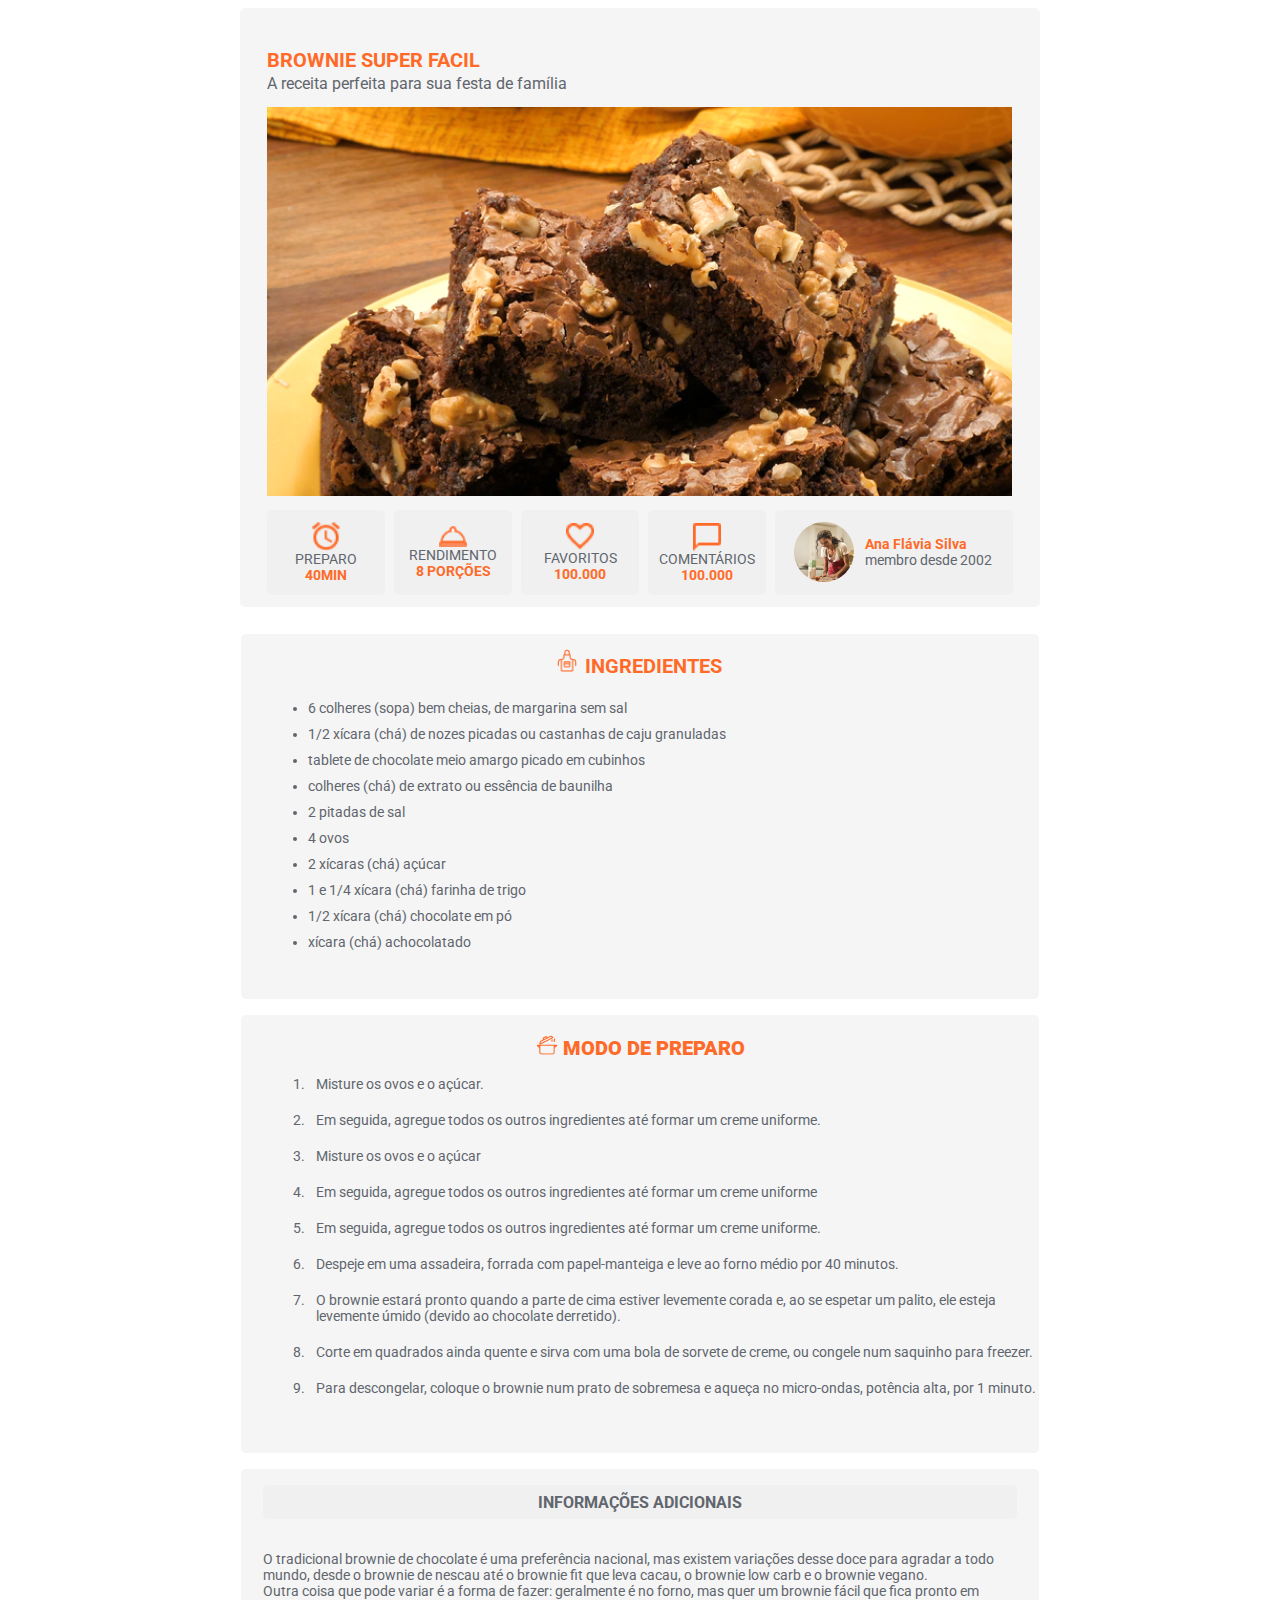
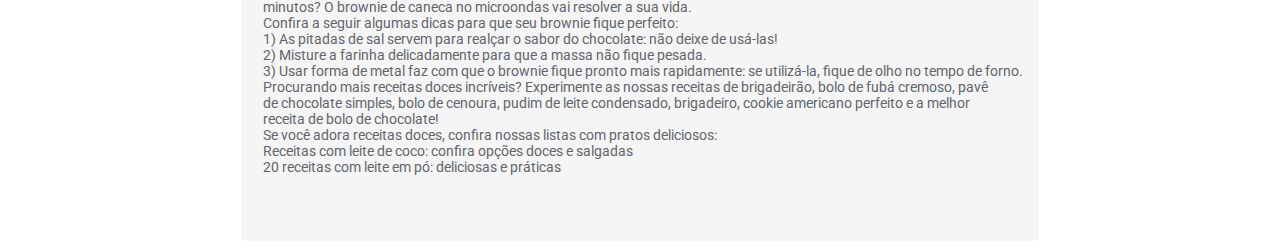
<file: Aula-3-Receita/index.html>
<!DOCTYPE html>
<head>

<link rel="preconnect" href="https://fonts.googleapis.com">
<link rel="preconnect" href="https://fonts.gstatic.com" crossorigin>
<link href="https://fonts.googleapis.com/css2?family=Roboto:wght@400;700&display=swap" rel="stylesheet">

<meta charset="utf-8">
<link rel="stylesheet" type="text/css" href="style.css" />

<title>BROWNIE SUPER FÁCIL</title>

</head>

<body>
    
<div class="box">

    <h1 class="title">brownie super facil</h1>
    <h2 class="sub-title">A receita perfeita para sua festa de família</h2>    
    <img class='main-img' src="IMG/Foto-Brownie.png">

<div class="info-wrapper">

    <div class="info-box">
        <img src="IMG/alarm.png" class="icon">
            <span class="info-text">PREPARO </span> <b class="sub-text">40MIN</b> </div>  
 
    <div class="info-box">
        <img src="IMG/room_service.png" class="icon">
            <span class="info-text">RENDIMENTO</span> <b class="sub-text">8 PORÇÕES</b> </div>


    <div class="info-box" >
        <img src="IMG/favorite_border.png" class="icon">
            <span class="info-text">FAVORITOS</span> <b class="sub-text">100.000 </b>  </div>

    <div class="info-box" >
        <img src="IMG/chat_bubble_outline.png" class="icon"> 
            <span class="info-text">COMENTÁRIOS</span> <b class="sub-text">100.000</b> </div>

                    <div class="info-box1-2">

                <img src="IMG/Foto.png" class="icon1-2">
                
                    <p class="membership">Ana Flávia Silva </p> 
                    <p>membro desde 2002</b>
                   
                </div> 
                    
 </div>
</div>

      <div class="box2"> 
          <div class="info-box2">           
       
<img src="IMG/Avental.png" class="icon2"><strong class="sub-text2">INGREDIENTES</strong> </div>
     
        <ul class="table1">
            <li class="info-table1">6 colheres (sopa) bem cheias, de margarina sem sal</li>
                <li class="info-table1">1/2 xícara (chá) de nozes picadas ou castanhas de caju granuladas</li>
                    <li class="info-table1">tablete de chocolate meio amargo picado em cubinhos</li>
                         <li class="info-table1">colheres (chá) de extrato ou essência de baunilha</li>
                             <li class="info-table1">2 pitadas de sal</li>
                                  <li class="info-table1">4 ovos</li>
                                    <li class="info-table1">2 xícaras (chá) açúcar</li>
                                         <li class="info-table1">1 e 1/4 xícara (chá) farinha de trigo</li>
                                             <li class="info-table1">1/2 xícara (chá) chocolate em pó</li>
                                                <li class="info-table1">xícara (chá) achocolatado</li>
    </ul>
</div>
    
<div class="box3">

<div class="info-box3">

<img src="IMG/Panela.png"> <strong >MODO DE PREPARO</strong> </div>

    <ol class="table2">
         <li  class="info-table2">Misture os ovos e o açúcar.</li>
            <li class="info-table2">Em seguida, agregue todos os outros ingredientes até formar um creme uniforme.</li>
                <li class="info-table2">Misture os ovos e o açúcar</li>
                    <li class="info-table2">Em seguida, agregue todos os outros ingredientes até formar um creme uniforme</li>
                        <li class="info-table2">Em seguida, agregue todos os outros ingredientes até formar um creme uniforme.</li>
                            <li class="info-table2">Despeje em uma assadeira, forrada com papel-manteiga e leve ao forno médio por 40 minutos.</li>
                                <li class="info-table2">O brownie estará pronto quando a parte de cima estiver levemente corada e, ao se espetar um palito, ele esteja
                                    levemente úmido (devido ao chocolate derretido).</li>
                                     <li class="info-table2">Corte em quadrados ainda quente e sirva com uma bola de sorvete de creme, ou congele num saquinho para freezer.</li>
                                        <li class="info-table2">Para descongelar, coloque o brownie num prato de sobremesa e aqueça no micro-ondas, potência alta, por 1 minuto.</li>
     </ol>
        </div>

        <div class="box-more">

        <div class="info-more">
     <h4>INFORMAÇÕES ADICIONAIS</h4>    </div>

     <span class="more-text">
         O tradicional brownie de chocolate é uma preferência nacional, mas existem variações desse doce para agradar a todo <br> mundo, desde o brownie de nescau até o brownie fit que leva cacau, o brownie low carb e o brownie vegano. <br> 
         Outra coisa que pode variar é a forma de fazer: geralmente é no forno, mas quer um brownie fácil que fica pronto em minutos? O brownie de caneca no microondas vai resolver a sua vida.
         <br>
        Confira a seguir algumas dicas para que seu brownie fique perfeito: <br>

        1) As pitadas de sal servem para realçar o sabor do chocolate: não deixe de usá-las! <br>
        2) Misture a farinha delicadamente para que a massa não fique pesada. <br>
        3) Usar forma de metal faz com que o brownie fique pronto mais rapidamente: se utilizá-la, fique de olho no tempo de forno. <br>

        Procurando mais receitas doces incríveis? Experimente as nossas receitas de brigadeirão, bolo de fubá cremoso, pavê <br> de chocolate simples, bolo de cenoura, pudim de leite condensado, brigadeiro, cookie americano perfeito e a melhor <br> receita de bolo de chocolate!
       <br> Se você adora receitas doces, confira nossas listas com pratos deliciosos: <br>
        Receitas com leite de coco: confira opções doces e salgadas <br>
        20 receitas com leite em pó: deliciosas e práticas</span>

    </div>

</body>
</file>
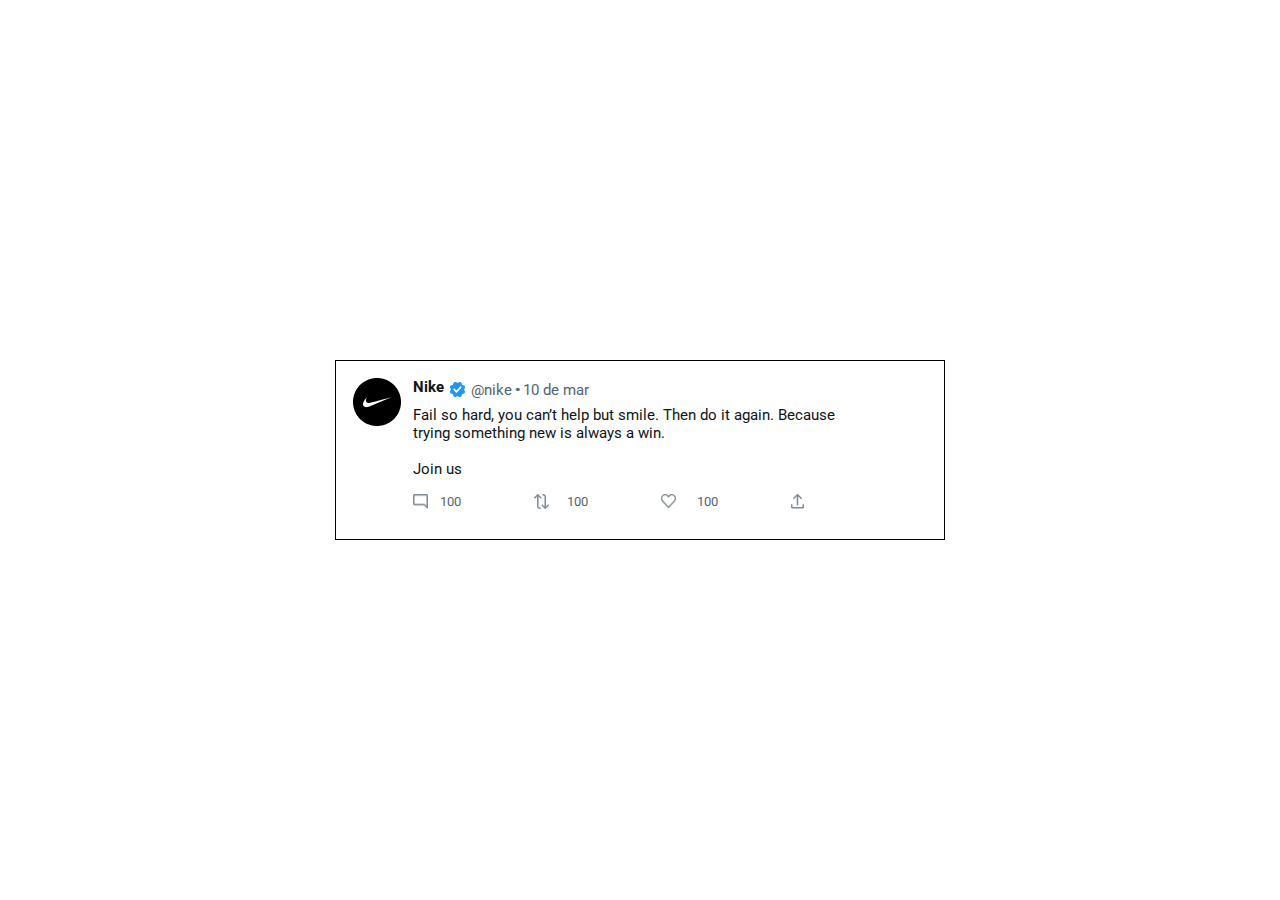
<file: Desafio 7 - Tweet/index.html>
<head>
  <title>Tweet Nike</title>

  <link rel="preconnect" href="https://fonts.googleapis.com" />
  <link rel="preconnect" href="https://fonts.gstatic.com" crossorigin />
  <link
    href="https://fonts.googleapis.com/css2?family=Roboto:wght@400;700&display=swap"
    rel="stylesheet"
  />

  <link rel="stylesheet" href="style.css" />
</head>

<body>
  <div class="content">
    <div class="image">
      <img src="img/Logo-Nike.png" alt="Logo Nike" />
    </div>

    <div>
      <div class="header">
        <h1>nike</h1>

        <img
          src="img/Icone-Verificado.png"
          alt="Pagina Oficial Nike"
          class="verificado"
        />

        <h2>@nike</h2>

        <img src="img/Dot.png" alt="ball" class="ball" />

        <p class="date">10 de mar</p>
      </div>

      <p class="text-cont">
        Fail so hard, you can’t help but smile. Then do it again. Because trying
        something new is always a win. <br />
        <br />
        Join us
      </p>
      <div class="wrapper">
        <div class="box" class="Comentario">
          <img src="img/Comentario.png" alt="Comentarios" />
          <span class="c1">100</span>
        </div>

        <div class="box">
          <img src="img/Retwettar.png" alt="Retwettar" />
          <span class="Ret">100</span>
        </div>

        <div class="box">
          <img src="img/Favoritar.png" alt="Favoritar" />
          <span class="Fav">100</span>
        </div>

        <div class="box" class="Up">
          <img src="img/Compartilhar.png" alt="Compartilhar" />
        </div>
      </div>
    </div>
  </div>
</body>
</file>
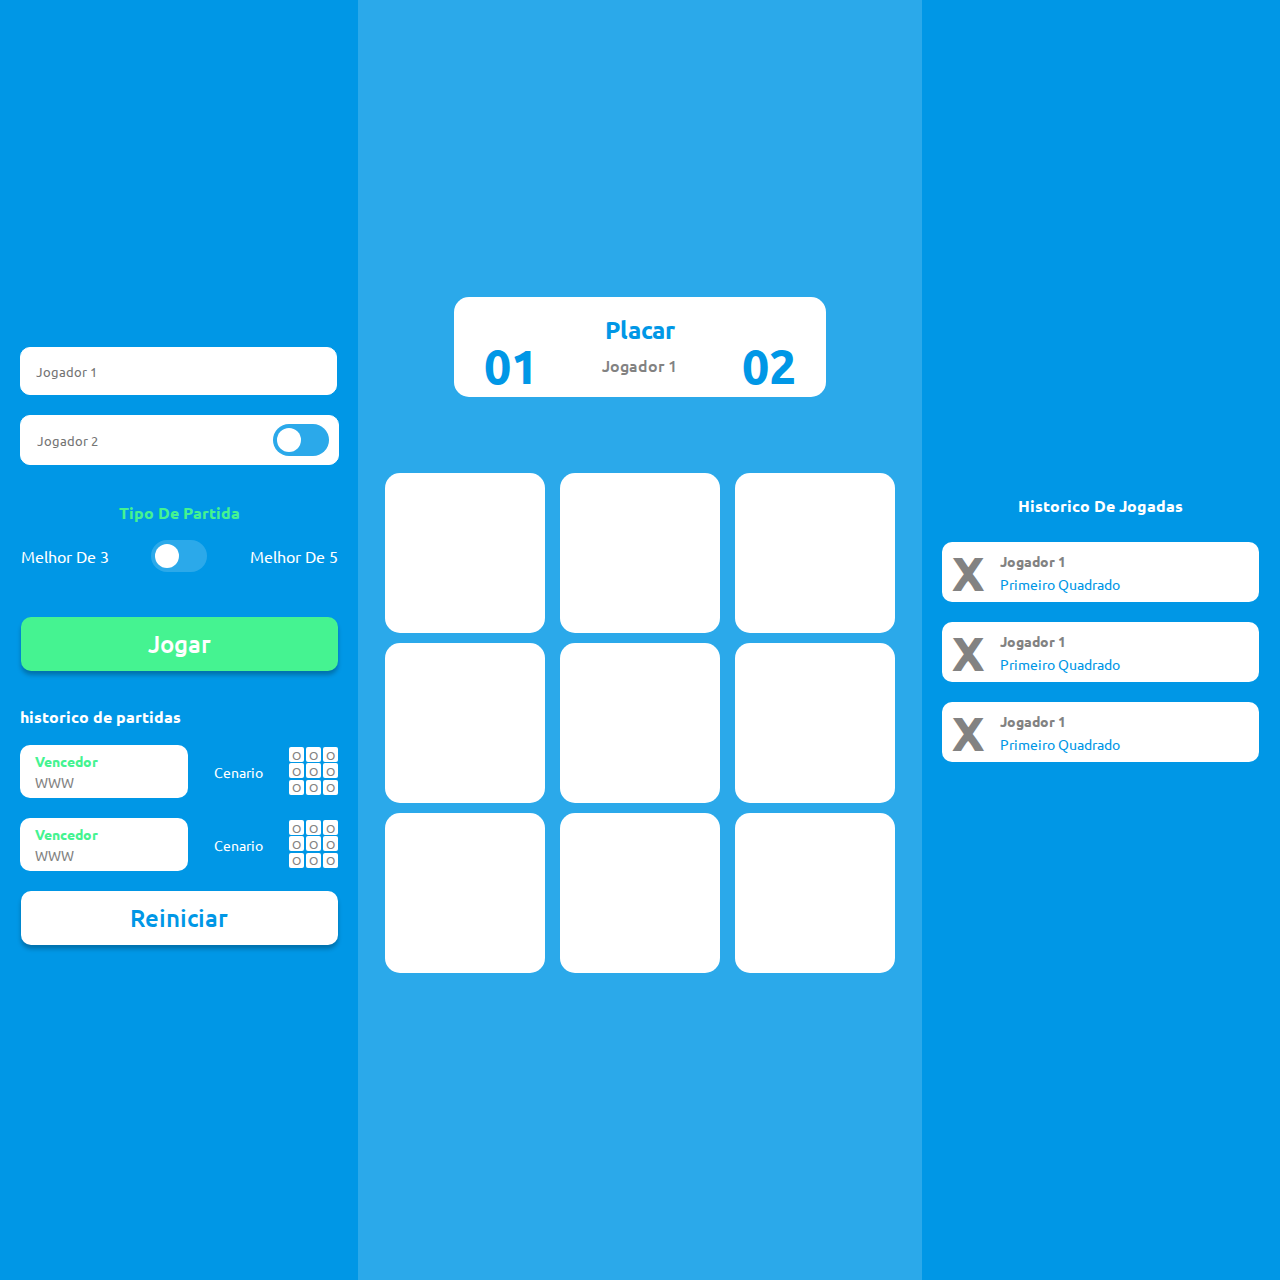
<file: Jogo Da Velha/index.html>
<!DOCTYPE html>
<html lang="pt-BR">
  <head>
    <link rel="preconnect" href="https://fonts.googleapis.com" />
    <link rel="preconnect" href="https://fonts.gstatic.com" crossorigin />
    <link
      href="https://fonts.googleapis.com/css2?family=Ubuntu:wght@400;500;700&display=swap"
      rel="stylesheet"
    />

    <link rel="stylesheet" href="./styles/reset.css" />

    <meta charset="UTF-8" />
    <meta http-equiv="X-UA-Compatible" content="IE=edge" />
    <meta name="viewport" content="width=device-width, initial-scale=1.0" />

    <link rel="stylesheet" href="./styles/styles.css" />

    <title>Jogo Da Velha</title>
  </head>
  <body>
    <section class="container-left">
      <div class="box-center box-center-left">
        <div class="player-box">
          <input class="player-field player-field-1" placeholder="Jogador 1" />
          <div class="player-field-wrapper">
            <input
              class="player-field player-field-2"
              placeholder="Jogador 2"
            />
            <div class="switcher switcher-bot">
              <div class="switcher-ball"></div>
            </div>
          </div>
        </div>
        <h2 class="title title--green title--match">Tipo De Partida</h2>
        <div class="md-box">
          <span class="md-text"> Melhor De 3</span>
          <div class="switcher switcher-bot">
            <div class="switcher-ball"></div>
          </div>
          <span class="md-text"> Melhor De 5</span>
        </div>
        <button class="button button--green button--play">Jogar</button>

        <div class="history-match">
          <h2 class="title title--match-history">historico de partidas</h2>
          <ul class="match-history-list">
            <li class="match-history-item">
              <div class="winner-wrapper">
                <strong class="winner-history-title title--green-small title">
                  Vencedor</strong>
                <span class="winner-history-name">WWW</span>
              </div>
              <span class="scennery-label">Cenario</span>
              <div class="mini-board">
                <span class="mini-board-item">O</span>
                <span class="mini-board-item">O</span>
                <span class="mini-board-item">O</span>
                <span class="mini-board-item">O</span>
                <span class="mini-board-item">O</span>
                <span class="mini-board-item">O</span>
                <span class="mini-board-item">O</span>
                <span class="mini-board-item">O</span>
                <span class="mini-board-item">O</span>
              </div>
            </li>
            <li class="match-history-item">
              <div class="winner-wrapper">
                <strong class="winner-history-title title--green-small title">
                  Vencedor</strong>
                <span class="winner-history-name">WWW</span>
              </div>
              <span class="scennery-label">Cenario</span>
              <div class="mini-board">
                <span class="mini-board-item">O</span>
                <span class="mini-board-item">O</span>
                <span class="mini-board-item">O</span>
                <span class="mini-board-item">O</span>
                <span class="mini-board-item">O</span>
                <span class="mini-board-item">O</span>
                <span class="mini-board-item">O</span>
                <span class="mini-board-item">O</span>
                <span class="mini-board-item">O</span>
              </div>
            </li>
          </ul>
        </div>
        <button class="button button--blue button--play">Reiniciar</button>
      </div>
    </section>
    <section class="container-center">
      <div class="scoreboard-box">
        <h1 class="title title--blue-big title-scoreboard">Placar</h1>
        <div class="score-wrapper">
          <span class="score">01</span>
          <span class="winner-text"> Jogador 1</span>
          <span class="score">02</span>
        </div>
      </div>

      <div class="board">
        <span class="board-item board-item-0"></span>
        <span class="board-item board-item-1"></span>
        <span class="board-item board-item-2"></span>
        <span class="board-item board-item-3"></span>
        <span class="board-item board-item-4"></span>
        <span class="board-item board-item-5"></span>
        <span class="board-item board-item-6"></span>
        <span class="board-item board-item-7"></span>
        <span class="board-item board-item-8"></span>
      </div>
    </section>
    <section class="container-right">
      <h2 class="title history-move-title">Historico De Jogadas</h2>
      <ul class="history-move-list">
        <li class="history-move">
          <span class="history-move-letter">X</span>
          <div class="history-move-text-wrapper">
            <h3 class="history-move-player-name">Jogador 1</h3>
            <span class="history-move-position-text">Primeiro Quadrado</span>
          </div>
        </li>
        <li class="history-move">
          <span class="history-move-letter">X</span>
          <div class="history-move-text-wrapper">
            <h3 class="history-move-player-name">Jogador 1</h3>
            <span class="history-move-position-text">Primeiro Quadrado</span>
          </div>
        </li>
        <li class="history-move">
          <span class="history-move-letter">X</span>
          <div class="history-move-text-wrapper">
            <h3 class="history-move-player-name">Jogador 1</h3>
            <span class="history-move-position-text">Primeiro Quadrado</span>
          </div>
        </li>
      </ul>
    </section>
  </body>

  <script src="./script/index.js"></script>
</html>
</file>
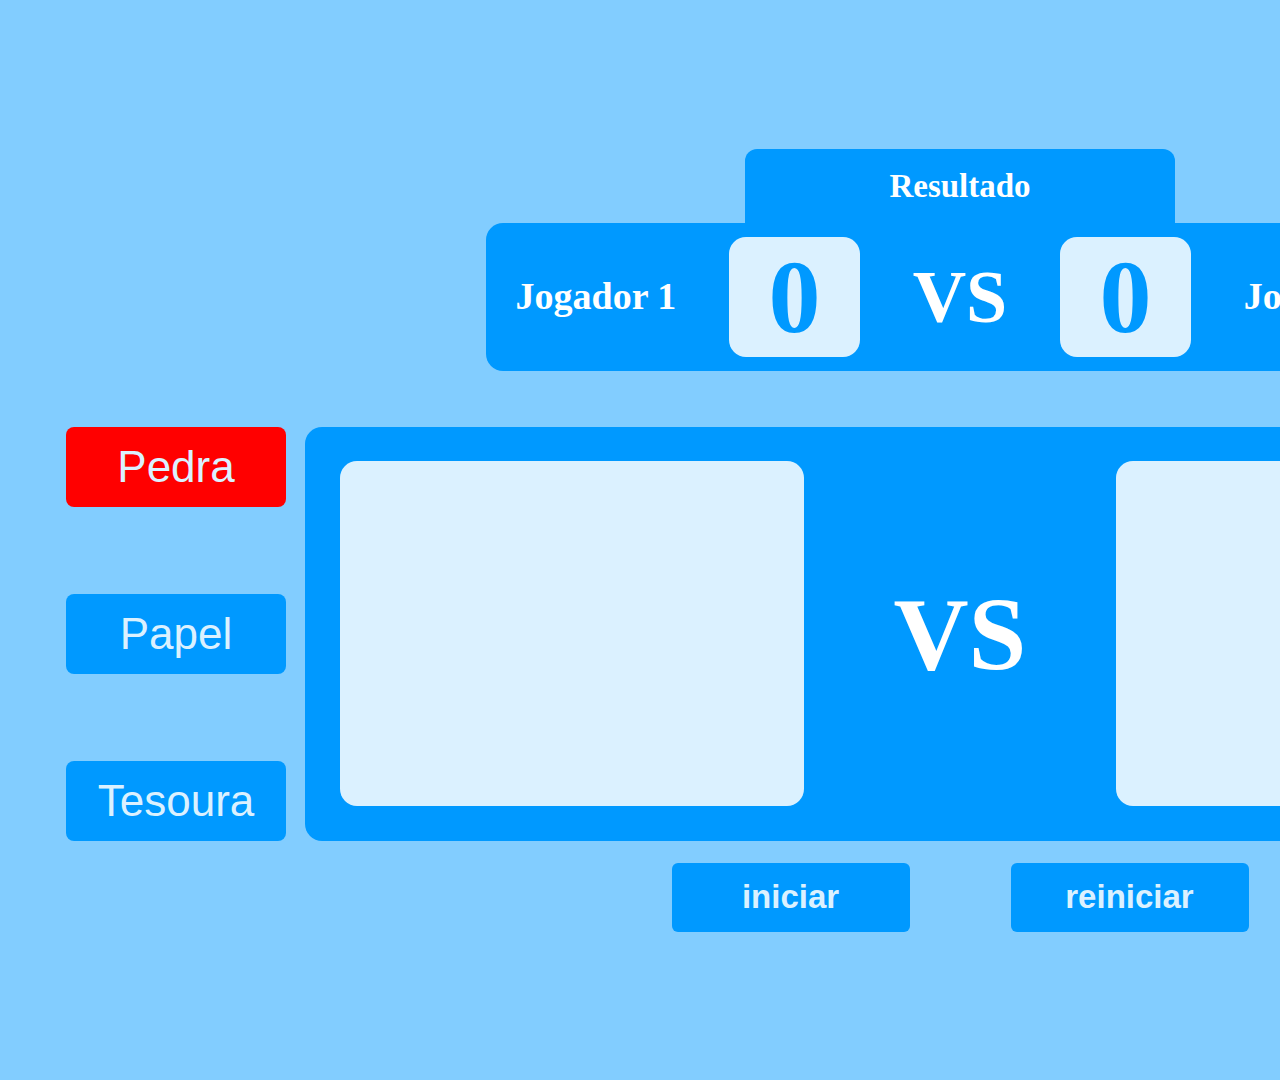
<file: JOQUEMPO AULA 7/index.html>
<html lang="pt-br">
  <head>
    <meta charset="UTF-8" />
    <meta http-equiv="X-UA-Compatible" content="IE=edge" />
    <meta name="viewport" content="width=device-width, initial-scale=1.0" />
    <title>Joquempo</title>
    <link rel="stylesheet" href="reset.css" />
    <link rel="stylesheet" href="styles.css" />
  </head>
  <body>
    <section class="container">
      <div class="box-title">
        <h1 class="winner-title">Resultado</h1>
      </div>

      <div class="player-box">
        <span class="player-name p1">Jogador 1</span>
        <span class="score"> 0</span>
        <strong class="VS">VS</strong>
        <span class="score"> 0</span>
        <span class="player-name p2">Jogador 2</span>
      </div>
      <div class="game">
        <div class="play-button">
          <button class="button-design button-stone-player1">Pedra</button>
          <button class="button-design button-paper-player1">Papel</button>
          <button class="button-design2 button-scissors-player1">Tesoura</button>
        </div>

        <div class="battlefield">
          <div class="box-design box-padding field1">
          </div>
          <span class="VS-big">VS</span>
          <div class="box-design box-padding2 field2"></div>
        </div>

        <div class="play-button2">
          <button class="button-design button-stone-player2">Pedra</button>
          <button class="button-design button-Paper-player2">Papel</button>
          <button class="button-design2 button-Scissors-player2">Tesoura</button>
        </div>
      </div>
      <div class="start">
        <button class="btn-start start-button">iniciar</button>
        <button class="btn-start reset-button">reiniciar</button>
      </div>
    </section>
    <script src="index.js"></script>
  </body>
</html>
</file>
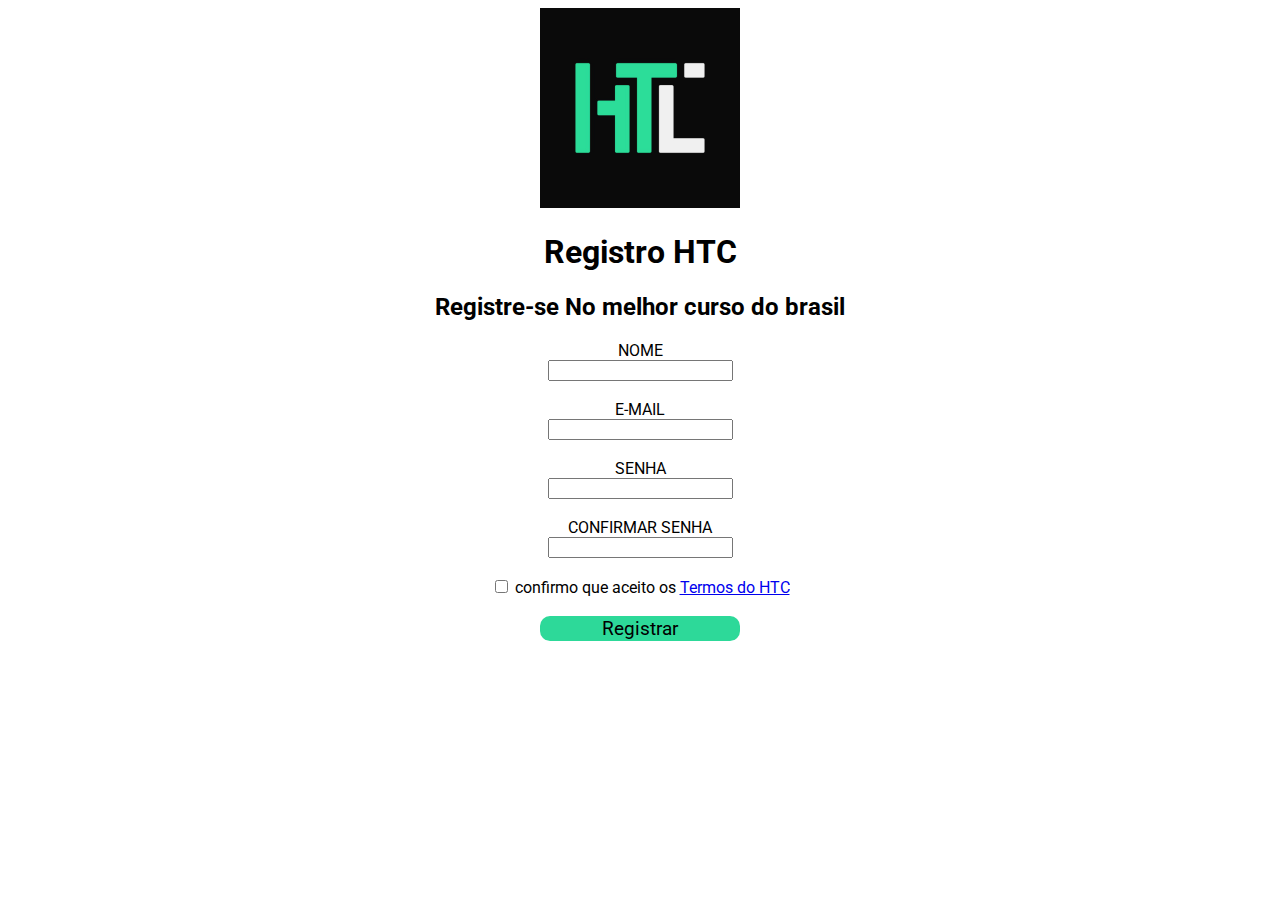
<file: Aula 1 Registro/Aula 1.html>
<!DOCTYPE html>
<html lang="pt-br">
<head>
    <meta charset="UTF-8">
    <meta http-equiv="X-UA-Compatible" content="IE=edge">
    <meta name="viewport" content="width=device-width, initial-scale=1.0">
    <title>Site HTC</title>
    <link rel="preconnect" href="https://fonts.googleapis.com">
<link rel="preconnect" href="https://fonts.gstatic.com" crossorigin>
<link href="https://fonts.googleapis.com/css2?family=Roboto:wght@400;500;700&display=swap" rel="stylesheet">
<link rel="stylesheet" href="styles.css">

</head>
<body>
    <img width="200px" src="123.jpg" alt="">

    <div class="box">

    <form action="">
    <h1>Registro HTC</h1>
    <h2>Registre-se No melhor curso do brasil</h2>

    <label for="nome">NOME</label> <br>
    <input type="text">
    <br>
    <br>
    <label for="email">E-MAIL</label> <br>
    <input type="email" name="email" id="email">
    <br>
    <br>
    <label for="password">SENHA</label> <br>
    <input type="password" name="password" id="password">
    <br>
    <br>
    <label for="confirm-password">CONFIRMAR SENHA</label><br>
    <input type="password" name="confirm password" id="confirm-password">
    <br>
    <br>
    <input type="checkbox" name="eula" id="eula">
    <label for="eula"> confirmo que aceito os <a href="https://policies.google.com/privacy?hl=pt-BR">Termos do HTC</a> </label>
    <br>
    <br>
    <button class="Botao">Registrar</button>
</form>
</div>
</body>
</html>
</file>
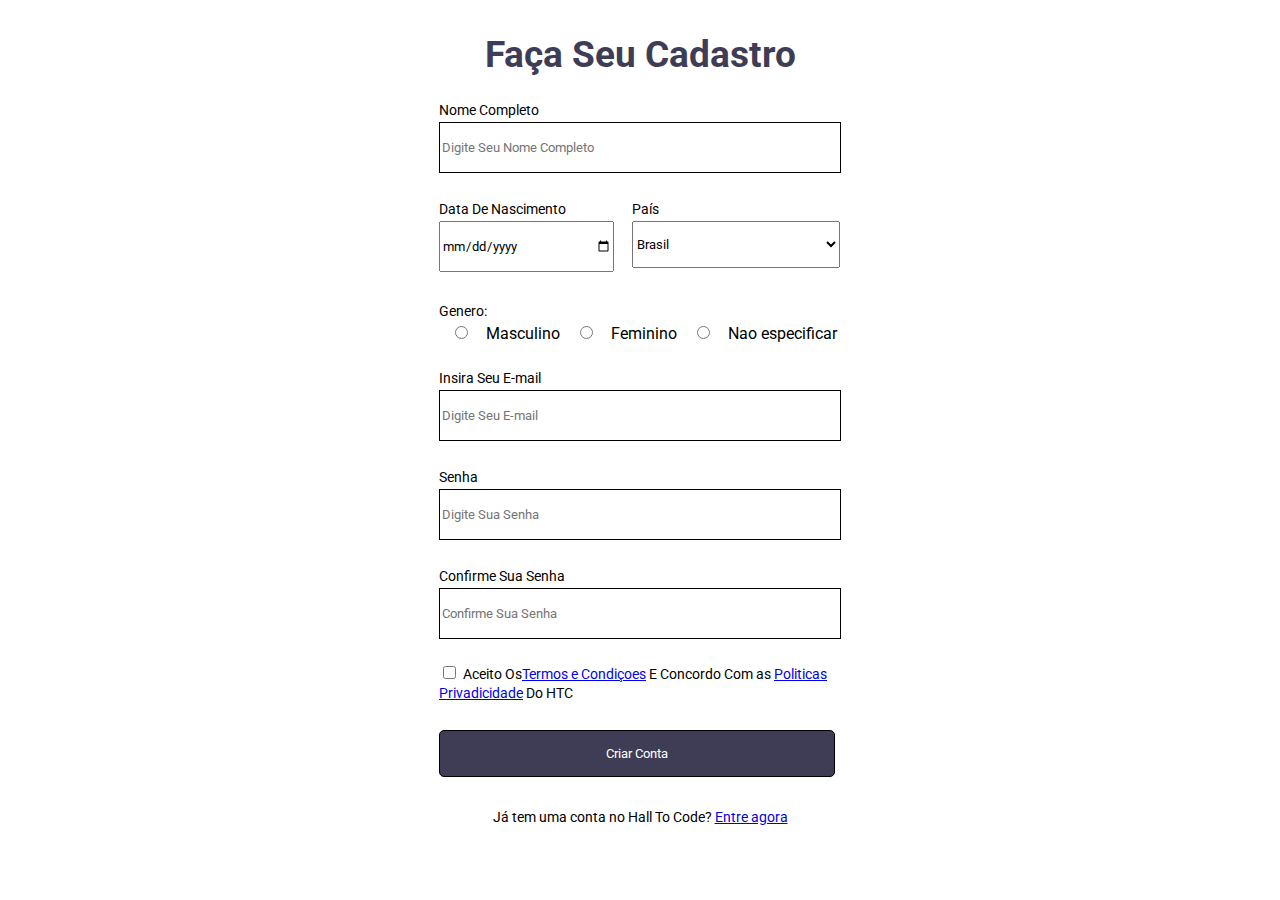
<file: Aula-2-Cadastro/Cadastre-se.html>
<!DOCTYPE html>
<html lang="en">
  <head>
    <meta charset="UTF-8" />
    <meta http-equiv="X-UA-Compatible" content="IE=edge" />
    <meta name="viewport" content="width=device-width, initial-scale=1.0" />
    <link rel="preconnect" href="https://fonts.googleapis.com" />
    <link rel="preconnect" href="https://fonts.gstatic.com" crossorigin />
    <link
      href="https://fonts.googleapis.com/css2?family=Roboto:wght@400;500;700&display=swap"
      rel="stylesheet"
    />
    <link rel="stylesheet" href="styles.css" />
    <title>Cadastro</title>
  </head>
  <body>
    <div class="wrapper">
      <h1 class="title">Faça Seu Cadastro</h1>

      <form action="sign-up" class="form">
        <label for="name" class="nome">Nome Completo</label> <br />
        <input
          type="text"
          id="name"
          name="name"
          placeholder="Digite Seu Nome Completo"
          class="Label-style"
        /><br />

        <div class="wrapper2">
          <div class="date">
            <label for="data" class="nome">Data De Nascimento</label> <br>
            <input type="date" name="data" id="data" class="Label1" />
          </div>
          <label for="pais" class="nome name-space">País</label>
          <div class="pais">
            <select name="pais" id="pais" class="Label1 Label-style1">
              <option value="Brasil">Brasil</option>
              <option value="Russia">Russia</option>
              <option value="EUA">EUA</option>
            </select>
          </div>
        </div>
        <div class="gender-box">
          <label for="genero" class="nome">Genero:</label> <br />
          <input type="radio" name="radio" id="fem" class="gender-select" />
          Masculino
          <input type="radio" name="radio" id="mas" class="gender-select" />
          Feminino
          <input type="radio" name="radio" id="not" class="gender-select" />
          Nao especificar <br />
        </div>
          
        <label for="email" class="nome">Insira Seu E-mail</label> <br />
        <input
          type="email"
          name="email"
          id="email"
          placeholder="Digite Seu E-mail"
          required
          class="Label-style"
        />
        <br />
        <label for="password" class="nome">Senha</label> <br />
        <input
          type="password"
          name="password"
          id="password"
          placeholder="Digite Sua Senha"
          required
          class="Label-style"
        />
        <br />
        <label for="verify-password" class="nome">Confirme Sua Senha</label>
        <br />
        <input
          type="password"
          name="verify-password"
          id="verify-password"
          placeholder="Confirme Sua Senha"
          class="Label-style"
        />
        <br />
        <input type="checkbox" name="accept" id="accept" class="" />
        <span class="terms"
          >Aceito Os<a href="#">Termos e Condiçoes</a> E Concordo Com as
          <a href="#"> Politicas <br> Privadicidade</a> Do HTC</span
        >
        <br />
        <button type="submit" class="button-submit">Criar Conta</button> <br />
        <div class="nada">

          <span class="nome space-name"
          >Já tem uma conta no Hall To Code?
          <a href="login.html">Entre agora</a></span
          >
        </div>
      </form>
    </div>
  </body>
</html>
</file>
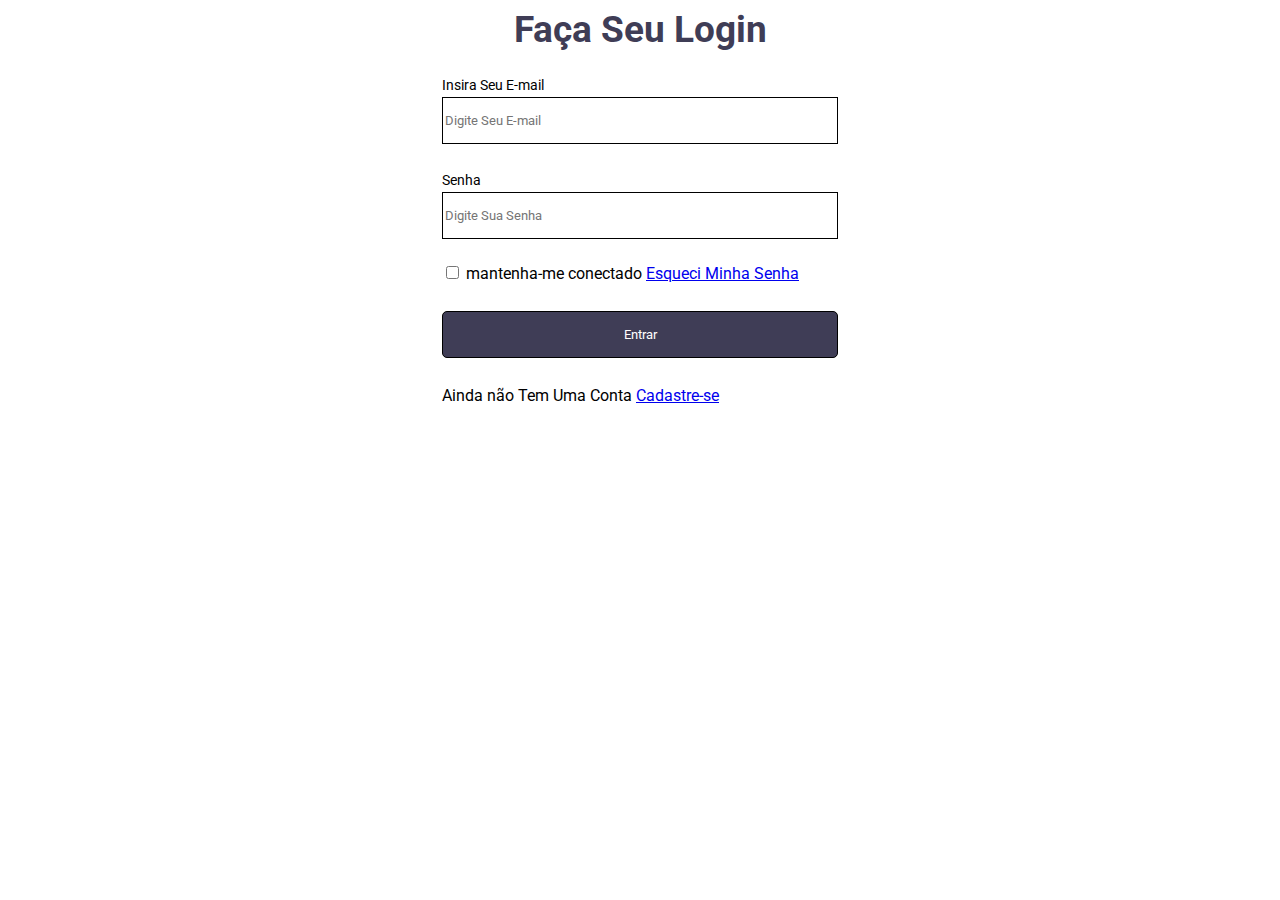
<file: Aula-2-Cadastro/login.html>
<html lang="pt-br">
<head>
    <meta charset="UTF-8">
    <meta http-equiv="X-UA-Compatible" content="chrome">
    <meta name="viewport" content="width=device-width, initial-scale=1.0">
    <link rel="preconnect" href="https://fonts.googleapis.com">
    <link rel="preconnect" href="https://fonts.gstatic.com" crossorigin>
    <link href="https://fonts.googleapis.com/css2?family=Roboto:wght@400;500;700&display=swap" rel="stylesheet">
    <link rel="stylesheet" href="styles.css">
    <title>Login</title>
</head>
<body>
    <h1 class="title">Faça Seu Login</h1>
<div class="wrapper">
<form action="sign-in" class="form">
    <label for="email" class="nome" 
        >Insira Seu E-mail</label
      > <br>
      <input
        type="email"
        name="email"
        id="email"
        placeholder="Digite Seu E-mail"
        required
        class="Label-style"
      /> <br>
      <label for="password" class="nome">Senha</label> <br>
      <input
        type="password"
        name="password"
        id="password"
        placeholder="Digite Sua Senha"
        required
        class="Label-style"
    /> <br>

    <input type="checkbox" name="connected" id="connected"> mantenha-me conectado

    <a href=recuperar-senha.html>Esqueci Minha Senha</a> <br>

    <button class="button-submit">Entrar</button> <br>

    Ainda não Tem Uma Conta <a href="Cadastre-se.html">Cadastre-se</a>

</form>
</div>
</body>
</html>
</file>
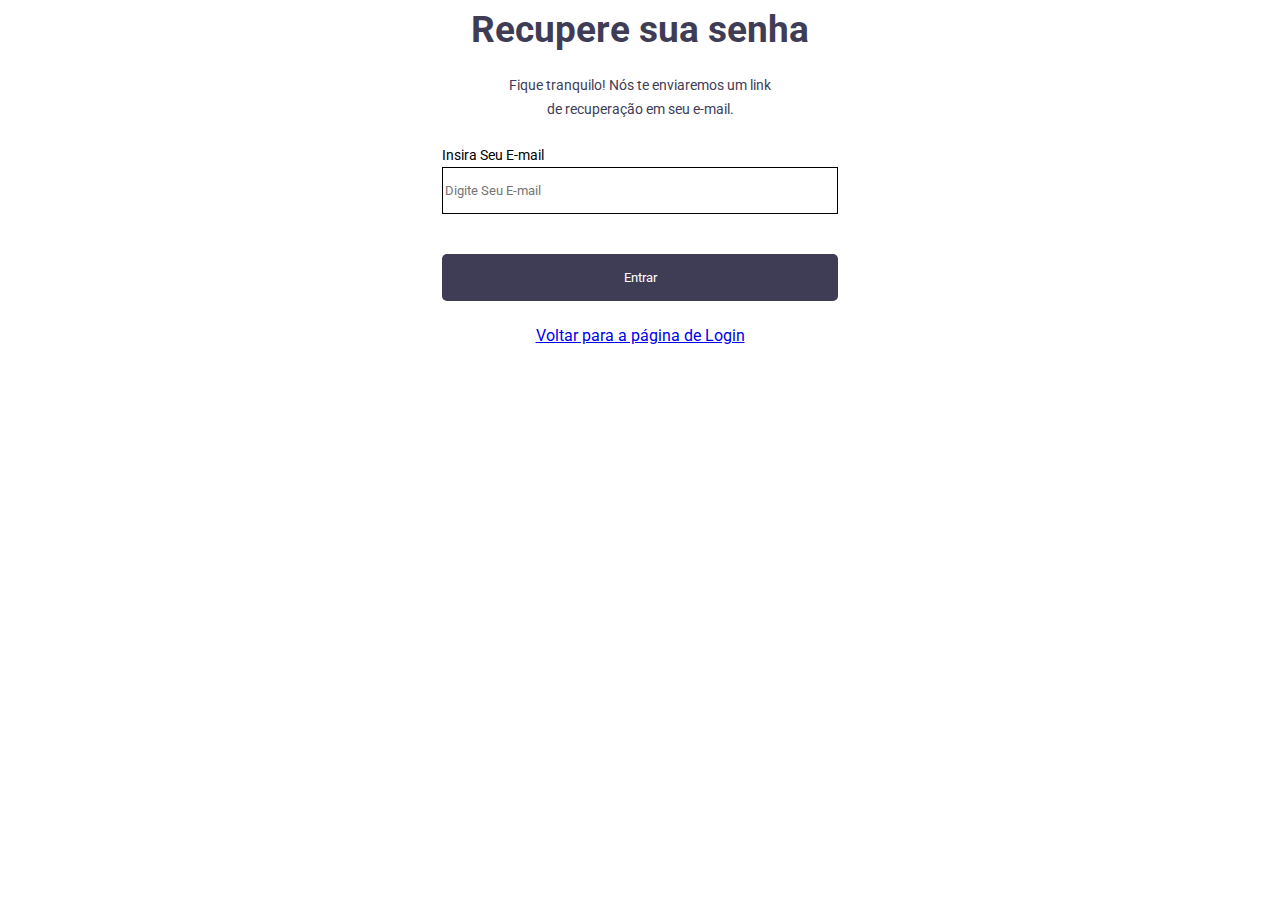
<file: Aula-2-Cadastro/Recuperar-Senha.html>
<html lang="pt-br">
<head>
    <meta charset="UTF-8">
    <meta http-equiv="X-UA-Compatible" content="IE=edge">
    <meta name="viewport" content="width=device-width, initial-scale=1.0">
    <title>Recuperar Senha</title>
    <meta name="viewport" content="width=device-width, initial-scale=1.0" />
    <link rel="preconnect" href="https://fonts.googleapis.com" />
    <link rel="preconnect" href="https://fonts.gstatic.com" crossorigin />
    <link
      href="https://fonts.googleapis.com/css2?family=Roboto:wght@400;500;700&display=swap"
      rel="stylesheet"
    />
    <link rel="stylesheet" href="styles.css" />
</head>
<body>
    <h1 class="title">Recupere sua senha</h1>

    <h2 class="title nome">Fique tranquilo! Nós te enviaremos um link <br>
        de recuperação em seu e-mail.</h2>
<div class="wrapper">

    <form action="sign-in" class="form">
        <label for="email" class="nome" 
                >Insira Seu E-mail</label
              > <br>
              <input
              type="email"
              name="email"
                id="email"
                placeholder="Digite Seu E-mail"
                required
                class="Label-style"
                />
            </form>
        <button class="button-submit2">Entrar</button>
        <a href="login.html">Voltar para a página de Login</a>
</div>
</body>
</html>
</file>
<file: Aula-3-Receita/style.css>
*{
    font-family: 'roboto';
}

.box{
    background-color: whitesmoke;
    padding-top: 20px;
    padding-left:27px;
    padding-right: 27px;
    padding-bottom: 12px;
    width: fit-content;
    border-radius: 5px;
    margin-bottom: 27px;
    margin-left: auto;
    margin-right: auto;
}

.title{
    padding: 0px;
    padding-top: 20px;
    padding-bottom: 2px;
    text-transform: uppercase;
    color: #FF6A28;
    font-weight: 700;
    font-size: 20px;
    margin: 0px;

}

.sub-title{
    color: #61656D;
    text-transform: initial;
    font-weight: 400;
    font-size: 16px;
    margin: 0%;
    padding-bottom: 14px;
}

.info-box{
    background-color: #F0F0F0;
    width: 118px;
    height: 85px;
    display: flex;
    flex-direction: column;
    align-items: center;
    justify-content: center;
    padding: 24px 18px;
    box-sizing: border-box;
    margin-right: 9px;
    border-radius: 5px;
}

.icon{
   width: 28px;
}

.info-text{
   text-align: center;
   font-size: 14px;
   color: #61656D;
   font-weight: 400;
}

.info-wrapper{
    display: flex;
}

.main-img{
   padding-bottom: 10px;
   width: 745px;
   height: 389px;
}

.sub-text{
    color: #FF6A28;
    font-size: 14px;
    font-weight: 400;
    align-content: center;
    text-transform: uppercase;
    font-family: 'roboto';
    font-weight: bold;
}


.info-box1-2{
    background-color: #F0F0F0;
    width: 238px;
    height: 85px;
    border-radius: 5px;
    font-size: 14px;
}

.icon1-2{
    width: 60px;
    height: 60px;
    padding-top: 12px;
    padding-bottom: 12px;
    padding-left: 19px;
    padding-right: 11px;
    float: left;
}

.text1-2{
    text-align: left;
    color: #FF6A28;
    display: flex;
    
}

.membership{
    color: #FF6A28;
    font-weight: 700;
    font-size: 14px;
    margin: 0px;
    padding-top: 26px;

}

p{
    margin: 0px;
    font-size: 14px;
    font-weight: 400;
    color: #61656D;
}


.box2{
    background-color: whitesmoke;
    border-radius: 5px;
    width: fit-content;
    justify-content: center;
    width: 798px;
    height: 335px;
    padding-bottom: 30px;
    margin-bottom: 16px;
    margin-left: auto;
    margin-right: auto;

}

.info-box2{
    display: flex;
    border-radius: 5px;
}
.icon2{
    float:left;
    width: 20px;
    height: 23.2px;
    padding-left: 316px;
    padding-bottom: 12px;
    padding-right: 8px;
    padding-top: 15px;
}

.sub-text2{
    padding-right: 416px;
    color: #FF6A28;
    font-weight: 700;
    font-family: 'roboto';
    padding-top: 20px;
    font-size: 20px;
    
}

.info-table1{
    padding-bottom: 10px;
    margin-left: 27px;
    font-size: 14px;
    font-weight: 400;
    text-align: left;
    color: #61656D;
}

.box3{
    background-color: whitesmoke;
    border-radius: 5px;
    width: fit-content;
    text-align: left;
    justify-content: center;
    width: 798px;
    height: 405px;
    padding-bottom: 33px;
    margin-bottom: 16px;
    margin-left: auto;
    margin-right: auto;
}

.info-box3{
    font-size: 20px;
    font-weight: 700;
    text-align: center;
    font-family: 'roboto';
    color: #FF6A28;
    padding-top: 20px;
    margin-bottom: 16px;
}

.info-table2{
    font-weight: 400;
    font-size: 14px;
    color: #61656D;
    font-family: 'roboto';
    padding-bottom: 20px;
    margin-left: 27px;
    padding-left: 8px;
}

.box-more{
    background-color: whitesmoke;
    border-radius: 5px;
    width: 798px;
    height: 356px;
    padding-top: 16px;
    margin-left: auto;
    margin-right: auto;
}

.info-more{
    background-color: #F0F0F0;
    border-radius: 5px;
    width: 754px;
    height: 34px;
    margin-left: 22px;
    margin-right: 22px;
    margin-bottom: 16px;
}

h4{
    padding-top: 8px;
    padding-bottom: 8px;
    text-align: center;
    color: #61656D;
    font-weight: 700;
    font-family: 'roboto';
    font-size: 16px;
    margin: 0px;

}

.more-text{
    padding-top: 16px;
    font-weight: 400;
    font-size: 14px;
    color: #61656D;
    font-family: 'roboto';
    padding-bottom: 21px;
    padding-left: 22px;
    display: flex;
}
</file>
<file: Desafio 7 - Tweet/style.css>
*{
    font-family: 'roboto';
    margin: 0px;
}

.image{
    display: flex;
    width: 48px;
    height: 48px;
}

body{
    display: flex;
    height: 100vh;
    align-items: center;
}

.content{
    width: 80%;
    width: 591px;
    height: 161px;
    padding-top: 17px;
    padding-left: 17px;
    display: flex;
    border: 1px solid;
    margin: auto;
}

.container{
    display: flex;
    border: 1px solid;
    padding: 17px;
    margin: 5px;
}

.header{
    display: flex;
    align-items: center;
    margin-left: 12px;
    margin-bottom: 5px;
}

.verificado{
    width: 15px;
    height: 15px;
    margin-right: 6px;
}

.ball{
    width: 5px;
    height:5px;
    margin-right: 3px;
}


H1{
    font-size: 15px;
    font-weight: 700;
    text-transform: capitalize;
    margin-right: 3px;
    color: #0F1419;
    margin-right: 6px;
    margin-bottom: 5px;
}

h2{
    font-weight: 400;
    font-size: 15px;
    color: #536471;
    margin-right: 3px;
}

.date{
    font-weight: 400;
    font-size: 15px;
    color: #536471
}

.wrapper{
    display: flex;
    width: 430px;
    margin-left: 12px;
    margin-right: 98px;
}

.text-cont{
    font-size: 15px;
    color: #0F1419;
    font-weight: 400;
    margin-bottom: 16px;
    margin-left: 12px;
    display: flex;
    margin-right: 84px;
    display: flex;
    text-align: left;
}

.box{
    font-weight: 400;
    font-size: 13px;
    display: flex;
}

.Comentario{
    margin-right: 17px;
}

.c1{
    padding-left: 12px;
    padding-right: 73px;
}

.Ret{
    padding-left: 18px;
    padding-right: 73px;
}

.Fav{
    padding-left: 21px;
    padding-right: 73px;
}

.Up{
    margin-left: 93;
    display: flex;
}

span{
    color: #536471;
}

@media screen and (max-width: 400px){

        .text-cont{
            font-size: 20px;
            color: #0F1419;
            font-weight: 400;
            margin-bottom: 16px;
            margin-left: 12px;
            display: flex;
            margin-right: 84px;
            display: flex;
            text-align: left;
        }
        .content{
            width: 80%;
            height: 190px;
            padding: 10px;
            display: flex;
            border: 1px solid;
            margin: auto;
        }
}

@media screen and (max-width: 520px){

    .text-cont{
        font-size: 25px;
        color: #0F1419;
        font-weight: 400;
        margin-bottom: 16px;
        margin-left: 12px;
        display: flex;
        margin-right: 84px;
        display: flex;
        text-align: left;
    }
    .content{
        width: 80%;
        height: 190px;
        padding: 10px;
        display: flex;
        border: 1px solid;
        margin: auto;
    }
}

@media screen and (max-width: 960px){

    .text-cont{
        font-size: 25px;
        color: #0F1419;
        font-weight: 400;
        margin-bottom: 16px;
        margin-left: 12px;
        display: flex;
        margin-right: 84px;
        display: flex;
        text-align: left;
    }
    .content{
        width: 80%;
        height: 190px;
        padding: 30px;
        display: flex;
        border: 1px solid;
        margin: auto;
    }
}

@media screen and (max-width: 1024px){

    .text-cont{
        font-size: 25px;
        color: #0F1419;
        font-weight: 400;
        margin-bottom: 16px;
        margin-left: 12px;
        display: flex;
        margin-right: 84px;
        display: flex;
        text-align: left;
    }
    .content{
        width: 80%;
        height: 190px;
        padding: 30px;
        display: flex;
        border: 1px solid;
        margin: auto;
    }
}
</file>
<file: Jogo Da Velha/styles/styles.css>
.container-left{
    width: 28%;
    background-color: #0097E6;
    height: 100%;
    display: flex;
    justify-content: center;
    align-items: center;
}

.container-center{
    width: 44%;
    background-color: #2BA9EA;
    height: 100%;
    display: flex;
    flex-direction: column;
    justify-content: center;
    align-items: center;
}

.container-right{
    width: 28%;
    background-color: #0097E6;
    height: 100%;
    display: flex;
    align-items: center;
    flex-direction: column;
    justify-content: center;
}

.player-box{
    display: flex;
    flex-direction: column;
    margin-bottom: 40px;
}

.player-field{
    background-color: white;
    height: 48px;
    width: 317px;
    border-radius: 10px;
    border: 1px solid white;
    padding-left: 15px;
    outline: none;
    transition-duration: 300ms;
}

.player-field-1:focus{
    border: 1px solid #2BA9EA;
    box-shadow: 0 0 3px #000000;
}

.player-field-1{
    margin-bottom: 20px;
    margin-top: 50px;
}

.player-field-2{
    width: calc(317px - 56px - 9px);
}

.switcher{
    background-color: #2BA9EA;
    height: 32px;
    width: 56px;
    border-radius: 100px;
    align-items: center;
    padding: 4px;
    cursor: pointer;
    transition: 250ms;
}

.player-field-wrapper{
    display: flex;
    align-items: center;
    background-color: white;
    border: 1px solid white;
    width: fit-content;
    border-radius: 10px;
    padding-right: 9px;
    transition-duration: 300ms;
}

.player-field-wrapper:focus-within{
    border: 1px solid #2BA9EA;
    box-shadow: 0 0 3px #000000;
}

.switcher.active{
    background-color: white;
    border: 1px solid #0099ff;
}

.switcher-ball{
    width: 24px;
    height: 24px;
    background-color: white;
    border-radius: 50%;
    transition: 250ms;
}

.switcher.active > .switcher-ball{
    transform: translateX(20px);
    background-color: #0099ff;
}

.title{
    font-family: 'Ubuntu';
    font-size: 16px;
    font-style: normal;
    font-weight: 700;
    color: white;
}

.title--green{
    color: #45F391;
}

.title--green-small{
    color: #45F391;
    font-size: 14px;
}

.title--match{
    margin-bottom: 19px;
}

.md-box{
display: flex;
align-items: center;
justify-content: space-between;
width: 100%;
margin-bottom: 45px;
}

.box-center-left{
    max-width: 317px;
    display: flex;
    flex-direction: column;
    align-items: center;
}

.md-text{
    color: white;
}

.button{
    height: 54px;
    width: 317px;
    border-radius: 10px;
    font-size: 24px;
    border: none;
    max-width: 317px;
    padding: 15px 15px;
    height: 54px;
    display: flex;
    justify-content: center;
    align-items: center;
    color: #0097E6;
    background-color: white;
    box-shadow: 0px 4px 4px rgba(0, 0, 0, 0.25);
    font-weight: 500;
}

.button--green{
    background-color: #45F391;
    color: white;
    cursor: pointer;
}

.button--play{
    margin-bottom: 38px;
    cursor: pointer;
    transition: 300ms;
}

.button--play:hover{
    background-color: white;
    color: #45F391;
}



.title--match-history{
    margin-bottom: 20px;
}

.winner-wrapper{
    background-color: white;
    padding: 9px 15px;
    width: 168px;
    min-width: 168px;
    min-height: 50px;
    border-radius: 10px;
    display: flex;
    flex-direction: column;
}

.winner-history-title{
    margin-bottom: 7px;
}

.winner-history-name{
    color: #828282;
    font-family: 'Ubuntu';
    font-size: 14px;
    font-style: normal;
    font-weight: 400;
}
.match-history-item{
    display: flex;
    align-items: center;
    margin-bottom: 20px;
}

.scennery-label{
    color: white;
    font-family: 'Ubuntu';
    font-size: 14px;
    font-style: normal;
    font-weight: 400;
    margin: 0px 26px;
}

.mini-board-item{
    background-color: white;
    padding: 3px;
    border-radius: 2px;
    height: 15px;
    width: 15px;
    min-width: 15px;
    font-weight: 700px;
    font-size: 12px;
    color: #828282;
    display: flex;
    justify-content: center;
    align-items: center;
}

.mini-board{
    display: flex;
    flex-wrap: wrap;
    justify-content: space-between;
    width: 49px;
    height: 49px;
}

.math-history-list{
    margin-bottom: 38px;
}

.button--blue{
    background-color: white;
}

.scoreboard-box{
    min-height: 100px;
    max-width: 400px;
    display: flex;
    flex-direction: column;
    background-color: white;
    border-radius: 15px;
    justify-content: center;
    align-items: center;
    padding: 0px 30px;
    width: 66%;
    margin-bottom: 76px;
}

.title--blue-big{
    color: #0097E6;
    font-family: 'Ubuntu';
    font-size: 24px;
    font-style: normal;
    font-weight: 700;
    line-height: 24px;
}

.title-scoreboard{
    margin-bottom: 11px;
}

.score{
    font-family: 'Ubuntu';
    font-size: 48px;
    font-style: normal;
    font-weight: 700;
    line-height: 24px;
    color: #0097E6;
}

.score-wrapper{
    display: flex;
    justify-content: space-between;
    width: 100%;
    align-items: center;
}

.winner-text{
    font-family: 'Ubuntu';
    font-size: 16px;
    font-style: normal;
    font-weight: 500;
    color: #828282;
}

.board-item{
    display: flex;
    justify-content: center;
    width: 160px;
    min-width: 160px;
    height: 160px;;
    background-color: white;
    border-radius: 15px;
    font-size: 130px;
    font-weight: 700px;
    color: #828282;
    align-items: center;
    cursor: pointer;
    user-select: none;

}

.board{
    display: flex;
    flex-wrap: wrap;
    justify-content: space-between;
    width: 510px;
    height: 510px;
}

.history-move-title{
    margin-bottom: 28px;
}

.history-move{
    display: flex;
    align-items: center;
    min-height: 50px;
    min-width: 317px;
    border-radius: 10px;
    background-color: white;
    padding: 6px 10px;
    margin-bottom: 20px;
}

.history-move-letter{
    font-family: 'Ubuntu';
    font-size: 48px;
    font-style: normal;
    font-weight: 700;
    color: #828282;
    margin-right: 16px;
}
.history-move-player-name{
    font-family: Ubuntu;
    font-size: 14px;
    font-style: normal;
    font-weight: 700;
    color: #828282;
    margin-bottom: 7px;
}

.history-move-position-text{
    font-family: 'Ubuntu';
    font-size: 14px;
    font-style: normal;
    font-weight: 400;
    color: #0097E6;

}

.won{
    color: #45F391;
}
</file>
<file: JOQUEMPO AULA 7/styles.css>
.container {
  display: flex;
  flex-direction: column;
  width: 1920px;
  height: 1080px;
  align-items: center;
  justify-content: center;
  background-color: #82cdff;
}

.box-title {
  display: flex;
  text-align: center;
  justify-content: center;
  align-items: center;
  width: 430px;
  height: 74px;
  color: white;
  background: #0099ff;
  border-radius: 12px 12px 0px 0px;
}

h1 {
  height: 44px;
  text-align: center;
  font: normal normal 600 33px/44px Segoe UI;
  color: #ffffff;
  justify-content: center;
  align-items: center;
}

.player-box {
  display: flex;
  width: 949px;
  height: 148px;
  background: #0099ff;
  border-radius: 17px;
  align-items: center;
  text-align: center;
  justify-content: space-between;
  margin-bottom: 56px;
}

.player-name {
  height: 51px;
  font: normal normal bold 38px/51px Segoe UI;
  color: #ffffff;
}

.p1 {
  padding-left: 30px;
}

.p2 {
  padding-right: 30px;
}

.score {
  display: flex;
  width: 131px;
  height: 120px;
  text-align: center;
  font: normal normal 900 104px/140px Segoe UI;
  border-radius: 17px;
  background-color: #dbf1ff;
  color: #0099ff;
  align-items: center;
  justify-content: center;
}

.VS {
  font-size: 74px;
  text-align: center;
  color: white;
  font-weight: 900;
}

.game {
  width: 1788px;
  display: flex;
  margin-bottom: 22px;
}

.play-button {
  display: flex;
  flex-direction: column;
  margin-right: 19px;
}

.button-design {
  width: 220px;
  height: 80px;
  background-color: #0099ff;
  text-align: center;
  font-size: 44px;
  color: #dbf1ff;
  border: 0;
  border-radius: 8px;
  margin-bottom: 87px;
  transition: 300ms;
  cursor: pointer;
}
.button-design:hover {
  background-color: white;
  color: #0099ff;
}
.button-design2 {
  width: 220px;
  height: 80px;
  background-color: #0099ff;
  text-align: center;
  font-size: 44px;
  color: #dbf1ff;
  border: 0;
  border-radius: 8px;
  transition: 300ms;
  cursor: pointer;
}
.button-design2:hover {
  background-color: white;
  color: #0099ff;
}

.battlefield {
  display: flex;
  text-align: center;
  justify-content: space-between;
  align-items: center;
  background-color: #0099ff;
  width: 1313px;
  height: 414px;
  border-radius: 17px;
}

.box-design {
  width: 464px;
  height: 345px;
  border-radius: 17px;
  background-color: #dbf1ff;
  display: flex;
  justify-content: center;
  align-items: center;
}

.vs-big {
  text-align: center;
  font: normal normal 900 104px/140px Segoe UI;
  letter-spacing: 0px;
  color: #ffffff;
}
.box-padding {
  margin-left: 35px;
}
.box-padding2 {
  margin-right: 35px;
}

.play-button2 {
  display: flex;
  flex-direction: column;
  margin-left: 19px;
}

.start {
  width: 577px;
  height: 69px;
  display: flex;
  justify-content: space-between;
}

.btn-start {
  width: 238px;
  height: 69px;
  background-color: #0099ff;
  color: #dbf1ff;
  border-radius: 6px;
  border: none;
  font-size: 33px;
  text-align: center;
  font-weight: 600;
  transition: 300ms;
  cursor: pointer;
}

.btn-start:hover {
  background-color: white;
  color: #0099ff;
}

.button-stone-player1{
  background-color: red;
}

.image{
  width: 50%;
  height: 50%;
}

.image-2{
  transform: scalex(-1);
}
</file>
<file: Aula 1 Registro/styles.css>
*{
    font-family:'Roboto';
    align-items: center;
    text-align: center;
    align-content: center;
    
}

.box{
    margin-left: auto;
    margin-right: auto;
}

.Botao{
    width: 200px;
    font-size: larger;
    color:black ;
    background-color: #2dd999;
    font-display: initial;
    border: 0px;
    border-radius: 10px;
}
</file>
<file: Aula-2-Cadastro/styles.css>
*{  
    font-family: 'Roboto';
}

.wrapper{
    display: flex;
    flex-direction: column;
    align-items: center;
}

.title{
    color: #3F3D56;
    font-size: 37px;
    text-align: center;
    font-weight: 700;
    margin-bottom: 22px;

    animation-name: Titulo-animation;
    animation-duration: 3s;
    animation-iteration-count: 3;
    animation-timing-function: ease-in-out;
    animation-direction: alternate;
}

.box-space{
    margin-left: 20px;
}

.nome{
font-family: 'Roboto';
font-size: 14px;
font-style: normal;
font-weight: 400;
line-height: 24px;
border-bottom: 4px;
}

.Label-style{
height: 47px;
width: 396px;
top: 22px;
margin-bottom: 24px;
border: 1px solid black;

animation-name: button-animation;
animation-duration: 3s;
animation-iteration-count: 3;
animation-direction: alternate;
}

.Label1{
height: 47px;
width: 170px;
left: 522px;
top: 259px;
margin-bottom: 22px;
}

.button-submit{
height: 47px;
width: 396px;
border-radius: 5px;
background-color:#3F3D56;
color: white;
border: none;
margin-top: 28px;
margin-bottom: 28px;
padding: 0px;
cursor: pointer;
border: 1px solid black;
transition: 300ms;

animation-name: button-animation;
animation-duration: 3s;
animation-timing-function: linear;
animation-iteration-count: infinite;
animation-direction: alternate;

}

.button-submit:hover{
    background-color: white;
    color: #3F3D56;
    border: 1px solid black;
}

.button-submit2{
    height: 47px;
    width: 396px;
    border-radius: 5px;
    background-color:#3F3D56;
    color: white;
    border: none;
    margin-bottom: 25px;
    padding: 0px;
    }

.terms{
justify-content: center;
align-items: center;
font-family:'Roboto';
font-size: 14px;
font-weight: 400;
line-height: 18px;
}

.date{
    float: left;
}

.Label-style1{
    height: 47px;
width: 208px;
top: 22px;
margin-left: 18px;
}

.name-space{
    margin-left: 18px;
}

.gender-box{
    margin-bottom: 23px;
    margin-top: 9px;
}

.gender-select{
    width: 35px;
    justify-content: space-between;
}

.nada{

    text-align: center;
    align-items: center;
    justify-content: center;
}

@keyframes button-animation {
    
    0% {
       border: 1px solid #3F3D56;
    }

    50% {
        border: 1px solid white;
    }

    100% {
        border: 1px solid white;
    }
}

@keyframes Titulo-animation {

    30% {
        color: #3F3D56;
        letter-spacing: 30px;
    }

    60% {
        color: #3F3D56;
        letter-spacing: 20px; 
    }

    75%{
        color: #3F3D56;
        letter-spacing: 10px;
    }

}
</file>
